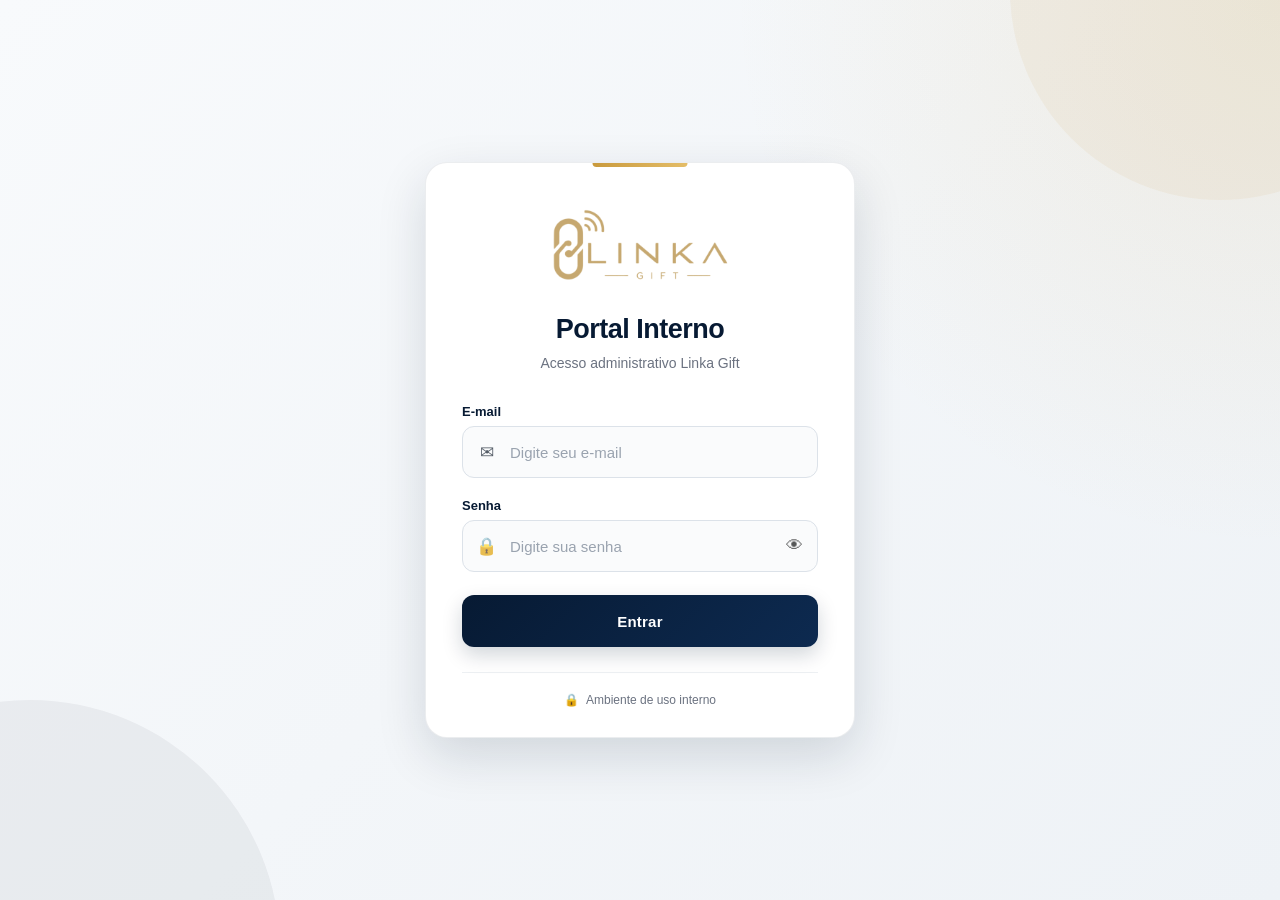
<file: index.html>
<!DOCTYPE html>
<html lang="pt-BR">

<head>

  <meta charset="UTF-8">

  <meta
    name="viewport"
    content="width=device-width, initial-scale=1.0"
  >

  <title>Portal Interno | Linka Gift</title>

  <!-- FAVICON -->
  <link
    rel="icon"
    type="image/png"
    href="assets/favicon.png"
  >

  <!-- CSS -->
  <link
    rel="stylesheet"
    href="css/style.css"
  >

</head>

<body>

  <main class="login-page">

    <section class="login-card">

      <!-- LOGO -->
      <div class="logo-area">

        <img
          src="assets/logo.png"
          alt="Linka Gift"
          class="logo"
        >

      </div>


      <!-- CABEÇALHO -->
      <div class="login-header">

        <h1>Portal Interno</h1>

        <p>
          Acesso administrativo Linka Gift
        </p>

      </div>


      <!-- FORMULÁRIO -->
      <form
        id="loginForm"
        class="login-form"
      >

        <!-- E-MAIL -->
        <div class="form-group">

          <label for="email">
            E-mail
          </label>

          <div class="input-wrapper">

            <span class="input-icon">
              ✉
            </span>

            <input
              type="email"
              id="email"
              name="email"
              placeholder="Digite seu e-mail"
              autocomplete="email"
              required
            >

          </div>

        </div>


        <!-- SENHA -->
        <div class="form-group">

          <label for="senha">
            Senha
          </label>

          <div class="input-wrapper">

            <span class="input-icon">
              🔒
            </span>

            <input
              type="password"
              id="senha"
              name="senha"
              placeholder="Digite sua senha"
              autocomplete="current-password"
              required
            >

            <button
              type="button"
              id="toggleSenha"
              class="toggle-password"
              aria-label="Mostrar ou ocultar senha"
            >
              👁
            </button>

          </div>

        </div>


        <!-- MENSAGEM -->
        <div
          id="loginMensagem"
          class="login-message"
          aria-live="polite"
        ></div>


        <!-- BOTÃO -->
        <button
          type="submit"
          id="btnEntrar"
          class="btn-login"
        >

          <span class="btn-text">
            Entrar
          </span>

          <span
            class="btn-loading"
            hidden
          >
            Entrando...
          </span>

        </button>

      </form>


      <!-- RODAPÉ -->
      <div class="login-footer">

        <span class="security-icon">
          🔒
        </span>

        <span>
          Ambiente de uso interno
        </span>

      </div>

    </section>

  </main>


  <!-- JAVASCRIPT -->
  <script src="js/login.js"></script>

</body>

</html>
</file>
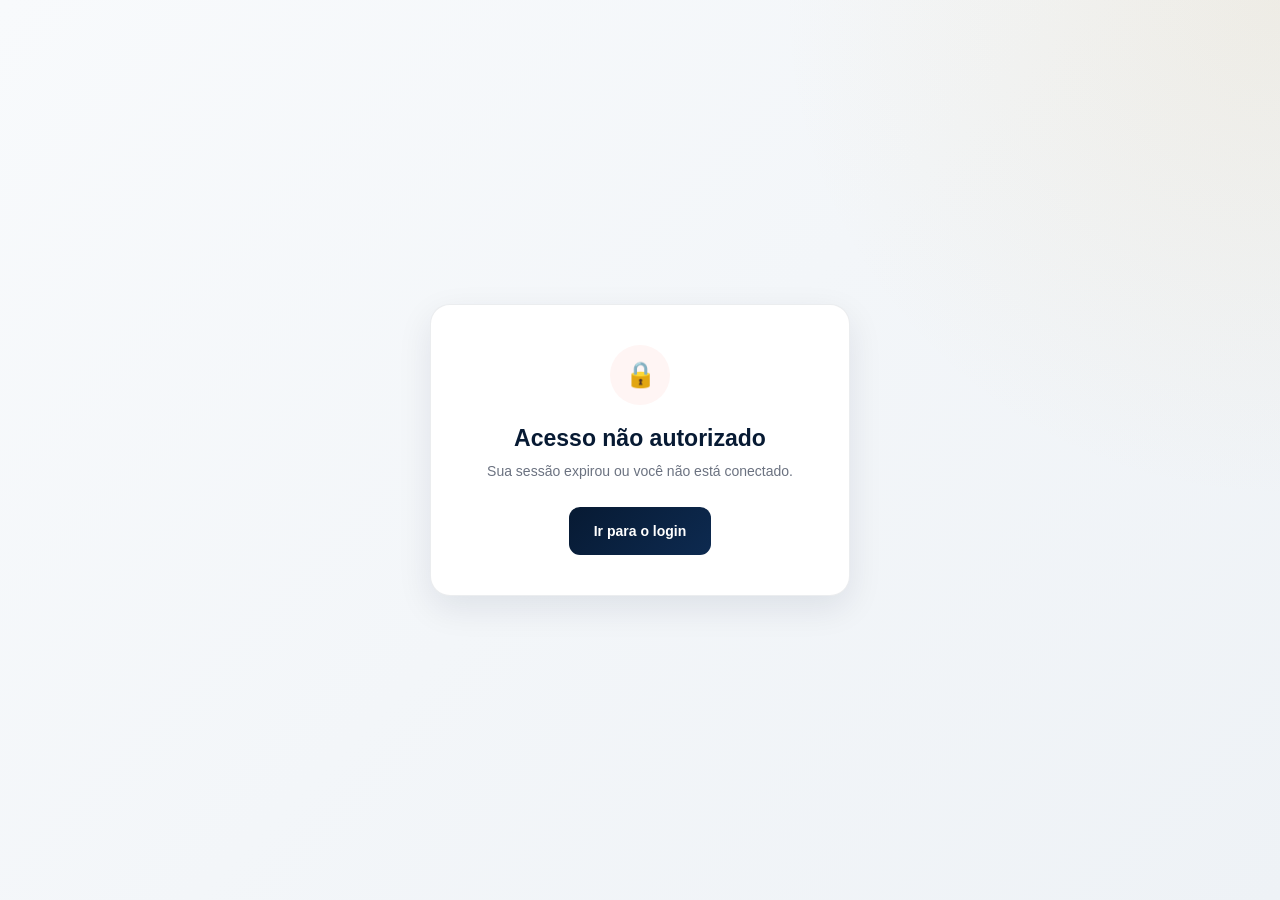
<file: painel.html>
<!DOCTYPE html>
<html lang="pt-BR">

<head>

  <meta charset="UTF-8">

  <meta
    name="viewport"
    content="width=device-width, initial-scale=1.0"
  >

  <title>Painel Interno | Linka Gift</title>

  <!-- FAVICON -->
  <link
    rel="icon"
    type="image/png"
    href="assets/favicon.png"
  >

  <!-- CSS -->
  <link
    rel="stylesheet"
    href="css/painel.css"
  >

</head>

<body>

  <!-- TELA DE CARREGAMENTO -->
  <div
    id="loadingScreen"
    class="loading-screen"
  >

    <div class="loading-box">

      <img
        src="assets/logo.png"
        alt="Linka Gift"
        class="loading-logo"
      >

      <div class="loading-spinner"></div>

      <p>
        Verificando acesso...
      </p>

    </div>

  </div>


  <!-- PAINEL -->
  <main
    id="painel"
    class="painel"
    hidden
  >

    <!-- CABEÇALHO -->
    <header class="topo">

      <div class="topo-conteudo">

        <!-- LOGO -->
        <div class="topo-logo">

          <img
            src="assets/logo.png"
            alt="Linka Gift"
          >

        </div>


        <!-- USUÁRIO -->
        <div class="topo-usuario">

          <div class="usuario-info">

            <span class="usuario-label">
              Conectado como
            </span>

            <strong
              id="nomeUsuario"
              class="usuario-nome"
            >
              Administrador
            </strong>

          </div>


          <button
            type="button"
            id="btnSair"
            class="btn-sair"
          >
            Sair
          </button>

        </div>

      </div>

    </header>


    <!-- CONTEÚDO -->
    <section class="conteudo">

      <!-- BOAS-VINDAS -->
      <div class="boas-vindas">

        <span class="boas-vindas-etiqueta">
          PORTAL INTERNO
        </span>

        <h1>
          Painel Administrativo
        </h1>

        <p>
          Selecione o sistema que deseja acessar.
        </p>

      </div>


      <!-- CARDS -->
      <div class="cards">


        <!-- PAINEL ADMINISTRATIVO -->
        <a
          href="https://linkagift.com.br/gestao-212327"
          class="card-sistema"
          target="_blank"
          rel="noopener noreferrer"
        >

          <div class="card-icone">
            ⚙️
          </div>

          <div class="card-conteudo">

            <h2>
              Painel Administrativo
            </h2>

            <p>
              Acesse as ferramentas administrativas
              da Linka Gift.
            </p>

          </div>

          <div class="card-seta">
            →
          </div>

        </a>


        <!-- TERMO DE CONSIGNAÇÃO -->
        <a
          href="https://linkagift-nfc.github.io/Linka-Consignacao/"
          class="card-sistema"
          target="_blank"
          rel="noopener noreferrer"
        >

          <div class="card-icone">
            📄
          </div>

          <div class="card-conteudo">

            <h2>
              Termo de Consignação
            </h2>

            <p>
              Preencha, assine e compartilhe
              os termos de consignação.
            </p>

          </div>

          <div class="card-seta">
            →
          </div>

        </a>


        <!-- CONTROLE DE ESTOQUE -->
        <a
          href="https://linkagift-oficial.github.io/Linka-Estoque/"
          class="card-sistema"
          target="_blank"
          rel="noopener noreferrer"
        >

          <div class="card-icone">
            📦
          </div>

          <div class="card-conteudo">

            <h2>
              Controle de Estoque
            </h2>

            <p>
              Consulte produtos, quantidades
              e distribuição entre lojas.
            </p>

          </div>

          <div class="card-seta">
            →
          </div>

        </a>


      </div>


      <!-- RODAPÉ -->
      <footer class="rodape">

        <span>
          🔒
        </span>

        <span>
          Ambiente interno Linka Gift
        </span>

      </footer>

    </section>

  </main>


  <!-- MENSAGEM DE ERRO -->
  <div
    id="erroSessao"
    class="erro-sessao"
    hidden
  >

    <div class="erro-sessao-box">

      <div class="erro-icone">
        🔒
      </div>

      <h2>
        Acesso não autorizado
      </h2>

      <p>
        Sua sessão expirou ou você não está conectado.
      </p>

      <a
        href="index.html"
        class="btn-login-voltar"
      >
        Ir para o login
      </a>

    </div>

  </div>


  <!-- JAVASCRIPT -->
  <script src="js/painel.js"></script>

</body>

</html>
</file>
<file: css/style.css>
/* =========================================================
   LINKA GIFT
   Portal Interno
   style.css
   ========================================================= */


/* =========================================================
   RESET
   ========================================================= */

* {
  margin: 0;
  padding: 0;
  box-sizing: border-box;
}


/* =========================================================
   VARIÁVEIS
   ========================================================= */

:root {

  --azul: #071a33;
  --azul-claro: #0d2a50;
  --azul-hover: #123966;

  --dourado: #c99a3d;
  --dourado-claro: #e4bd68;

  --branco: #ffffff;
  --fundo: #f4f6f9;

  --texto: #182230;
  --texto-suave: #6b7280;

  --borda: #dce2e9;

  --erro: #c62828;
  --erro-fundo: #fff1f1;

  --sucesso: #16794b;
  --sucesso-fundo: #eefbf5;

  --sombra:
    0 18px 50px rgba(7, 26, 51, 0.14);

}


/* =========================================================
   BODY
   ========================================================= */

html,
body {
  width: 100%;
  min-height: 100%;
}

body {

  font-family:
    -apple-system,
    BlinkMacSystemFont,
    "Segoe UI",
    Roboto,
    Helvetica,
    Arial,
    sans-serif;

  background:
    radial-gradient(
      circle at top right,
      rgba(201, 154, 61, 0.12),
      transparent 35%
    ),
    linear-gradient(
      135deg,
      #f8fafc 0%,
      #eef2f6 100%
    );

  color: var(--texto);

  -webkit-font-smoothing: antialiased;

}


/* =========================================================
   PÁGINA DE LOGIN
   ========================================================= */

.login-page {

  width: 100%;
  min-height: 100vh;
  min-height: 100dvh;

  display: flex;
  align-items: center;
  justify-content: center;

  padding: 32px 20px;

  position: relative;
  overflow: hidden;

}


/* Detalhe decorativo superior */

.login-page::before {

  content: "";

  position: absolute;

  width: 420px;
  height: 420px;

  top: -220px;
  right: -150px;

  border-radius: 50%;

  background:
    rgba(201, 154, 61, 0.08);

  pointer-events: none;

}


/* Detalhe decorativo inferior */

.login-page::after {

  content: "";

  position: absolute;

  width: 500px;
  height: 500px;

  bottom: -300px;
  left: -220px;

  border-radius: 50%;

  background:
    rgba(7, 26, 51, 0.05);

  pointer-events: none;

}


/* =========================================================
   CARD
   ========================================================= */

.login-card {

  width: 100%;
  max-width: 430px;

  background: var(--branco);

  border:
    1px solid
    rgba(7, 26, 51, 0.08);

  border-radius: 22px;

  padding: 38px 36px 30px;

  box-shadow: var(--sombra);

  position: relative;
  z-index: 2;

}


/* Linha dourada superior */

.login-card::before {

  content: "";

  position: absolute;

  top: 0;
  left: 50%;

  transform: translateX(-50%);

  width: 95px;
  height: 4px;

  background:
    linear-gradient(
      90deg,
      var(--dourado),
      var(--dourado-claro)
    );

  border-radius:
    0 0 10px 10px;

}


/* =========================================================
   LOGO
   ========================================================= */

.logo-area {

  width: 100%;

  display: flex;
  align-items: center;
  justify-content: center;

  margin-bottom: 22px;

}

.logo {

  display: block;

  max-width: 210px;
  max-height: 90px;

  width: auto;
  height: auto;

  object-fit: contain;

}


/* =========================================================
   CABEÇALHO
   ========================================================= */

.login-header {

  text-align: center;

  margin-bottom: 30px;

}

.login-header h1 {

  font-size: 27px;
  line-height: 1.2;

  font-weight: 700;

  letter-spacing: -0.5px;

  color: var(--azul);

  margin-bottom: 8px;

}

.login-header p {

  font-size: 14px;
  line-height: 1.5;

  color: var(--texto-suave);

}


/* =========================================================
   FORMULÁRIO
   ========================================================= */

.login-form {

  width: 100%;

}

.form-group {

  width: 100%;

  margin-bottom: 20px;

}

.form-group label {

  display: block;

  margin-bottom: 7px;

  font-size: 13px;

  font-weight: 600;

  color: var(--azul);

}


/* =========================================================
   INPUT
   ========================================================= */

.input-wrapper {

  width: 100%;
  height: 52px;

  position: relative;

  display: flex;
  align-items: center;

  background: #fafbfc;

  border:
    1px solid
    var(--borda);

  border-radius: 12px;

  transition:
    border-color 0.2s ease,
    box-shadow 0.2s ease,
    background 0.2s ease;

}

.input-wrapper:focus-within {

  background: var(--branco);

  border-color: var(--dourado);

  box-shadow:
    0 0 0 3px
    rgba(201, 154, 61, 0.12);

}


/* Ícone */

.input-icon {

  width: 47px;

  display: flex;
  align-items: center;
  justify-content: center;

  flex-shrink: 0;

  font-size: 17px;

  opacity: 0.72;

}


/* Campo */

.input-wrapper input {

  width: 100%;
  height: 100%;

  border: 0;
  outline: 0;

  background: transparent;

  padding:
    0 12px 0 0;

  font-family: inherit;

  font-size: 15px;

  color: var(--texto);

}

.input-wrapper input::placeholder {

  color: #9aa3af;

}


/* Evita fundo estranho do autofill */

.input-wrapper input:-webkit-autofill,
.input-wrapper input:-webkit-autofill:hover,
.input-wrapper input:-webkit-autofill:focus {

  -webkit-text-fill-color:
    var(--texto);

  transition:
    background-color
    9999s ease-in-out 0s;

}


/* =========================================================
   MOSTRAR SENHA
   ========================================================= */

.toggle-password {

  width: 46px;
  height: 100%;

  flex-shrink: 0;

  border: 0;

  background: transparent;

  cursor: pointer;

  display: flex;
  align-items: center;
  justify-content: center;

  font-size: 17px;

  opacity: 0.65;

  transition:
    opacity 0.2s ease,
    transform 0.2s ease;

}

.toggle-password:hover {

  opacity: 1;

}

.toggle-password:active {

  transform: scale(0.92);

}


/* =========================================================
   MENSAGEM
   ========================================================= */

.login-message {

  display: none;

  width: 100%;

  margin:
    -4px 0 17px;

  padding: 10px 12px;

  border-radius: 9px;

  font-size: 13px;
  line-height: 1.4;

  text-align: center;

}

.login-message.erro {

  display: block;

  color: var(--erro);

  background: var(--erro-fundo);

  border:
    1px solid
    rgba(198, 40, 40, 0.15);

}

.login-message.sucesso {

  display: block;

  color: var(--sucesso);

  background: var(--sucesso-fundo);

  border:
    1px solid
    rgba(22, 121, 75, 0.15);

}


/* =========================================================
   BOTÃO ENTRAR
   ========================================================= */

.btn-login {

  width: 100%;
  height: 52px;

  border: 0;
  border-radius: 12px;

  margin-top: 3px;

  background:
    linear-gradient(
      135deg,
      var(--azul),
      var(--azul-claro)
    );

  color: var(--branco);

  font-family: inherit;

  font-size: 15px;
  font-weight: 700;

  letter-spacing: 0.2px;

  cursor: pointer;

  box-shadow:
    0 8px 20px
    rgba(7, 26, 51, 0.18);

  transition:
    transform 0.2s ease,
    box-shadow 0.2s ease,
    background 0.2s ease;

}

.btn-login:hover {

  transform: translateY(-1px);

  background:
    linear-gradient(
      135deg,
      var(--azul-claro),
      var(--azul-hover)
    );

  box-shadow:
    0 11px 25px
    rgba(7, 26, 51, 0.23);

}

.btn-login:active {

  transform: translateY(0);

}

.btn-login:disabled {

  cursor: not-allowed;

  opacity: 0.65;

  transform: none;

  box-shadow: none;

}


/* =========================================================
   RODAPÉ
   ========================================================= */

.login-footer {

  display: flex;
  align-items: center;
  justify-content: center;

  gap: 7px;

  margin-top: 25px;

  padding-top: 20px;

  border-top:
    1px solid
    #edf0f3;

  font-size: 12px;

  color: var(--texto-suave);

}

.security-icon {

  font-size: 12px;

}


/* =========================================================
   RESPONSIVO
   ========================================================= */

@media (max-width: 520px) {

  .login-page {

    padding: 20px 15px;

  }

  .login-card {

    max-width: 390px;

    padding:
      32px 23px 25px;

    border-radius: 18px;

  }

  .logo {

    max-width: 185px;
    max-height: 80px;

  }

  .login-header {

    margin-bottom: 25px;

  }

  .login-header h1 {

    font-size: 24px;

  }

  .input-wrapper,
  .btn-login {

    height: 50px;

  }

}


/* =========================================================
   TELAS MUITO PEQUENAS
   ========================================================= */

@media (max-width: 350px) {

  .login-card {

    padding:
      28px 18px 23px;

  }

  .login-header h1 {

    font-size: 22px;

  }

  .logo {

    max-width: 165px;

  }

}


/* =========================================================
   ACESSIBILIDADE
   ========================================================= */

button:focus-visible,
input:focus-visible {

  outline:
    2px solid
    var(--dourado);

  outline-offset: 2px;

}


/* =========================================================
   REDUZ ANIMAÇÕES QUANDO CONFIGURADO NO DISPOSITIVO
   ========================================================= */

@media (prefers-reduced-motion: reduce) {

  *,
  *::before,
  *::after {

    scroll-behavior: auto !important;

    transition: none !important;

  }

}
</file>
<file: css/painel.css>
/*************************************************
 * LINKA GIFT
 * Portal Interno
 * painel.css
 *************************************************/


/* =========================================================
   RESET
   ========================================================= */

* {
  margin: 0;
  padding: 0;
  box-sizing: border-box;
}


/* =========================================================
   VARIÁVEIS
   ========================================================= */

:root {

  --azul: #071a33;
  --azul-claro: #0d2a50;
  --azul-hover: #123966;

  --dourado: #c99a3d;
  --dourado-claro: #e4bd68;

  --branco: #ffffff;
  --fundo: #f4f6f9;

  --texto: #182230;
  --texto-suave: #6b7280;

  --borda: #e1e6ec;

  --erro: #b42318;
  --erro-fundo: #fff5f4;

  --sombra:
    0 12px 35px
    rgba(7, 26, 51, 0.09);

}


/* =========================================================
   HTML / BODY
   ========================================================= */

html,
body {

  width: 100%;
  min-height: 100%;

}

body {

  min-height: 100vh;
  min-height: 100dvh;

  font-family:
    -apple-system,
    BlinkMacSystemFont,
    "Segoe UI",
    Roboto,
    Helvetica,
    Arial,
    sans-serif;

  background:
    radial-gradient(
      circle at top right,
      rgba(201, 154, 61, 0.10),
      transparent 32%
    ),
    linear-gradient(
      135deg,
      #f8fafc 0%,
      #eef2f6 100%
    );

  color: var(--texto);

  -webkit-font-smoothing: antialiased;

}


/* =========================================================
   ATRIBUTO HIDDEN
   ========================================================= */

[hidden] {

  display: none !important;

}


/* =========================================================
   PAINEL
   ========================================================= */

.painel {

  width: 100%;
  min-height: 100vh;
  min-height: 100dvh;

}


/* =========================================================
   TOPO
   ========================================================= */

.topo {

  width: 100%;

  background:
    rgba(255, 255, 255, 0.96);

  border-bottom:
    1px solid
    rgba(7, 26, 51, 0.08);

  box-shadow:
    0 3px 15px
    rgba(7, 26, 51, 0.04);

  position: sticky;

  top: 0;

  z-index: 20;

  backdrop-filter:
    blur(12px);

  -webkit-backdrop-filter:
    blur(12px);

}


.topo-conteudo {

  width: 100%;
  max-width: 1180px;

  min-height: 84px;

  margin: 0 auto;

  padding:
    13px 28px;

  display: flex;

  align-items: center;
  justify-content: space-between;

  gap: 30px;

}


/* =========================================================
   LOGO
   ========================================================= */

.topo-logo {

  display: flex;
  align-items: center;

}


.topo-logo img {

  display: block;

  width: auto;
  height: auto;

  max-width: 180px;
  max-height: 58px;

  object-fit: contain;

}


/* =========================================================
   USUÁRIO
   ========================================================= */

.topo-usuario {

  display: flex;

  align-items: center;

  gap: 20px;

}


.usuario-info {

  display: flex;

  flex-direction: column;

  align-items: flex-end;

  gap: 2px;

}


.usuario-label {

  font-size: 11px;

  text-transform: uppercase;

  letter-spacing: 0.7px;

  color: var(--texto-suave);

}


.usuario-nome {

  max-width: 230px;

  overflow: hidden;

  text-overflow: ellipsis;

  white-space: nowrap;

  font-size: 14px;

  color: var(--azul);

}


/* =========================================================
   BOTÃO SAIR
   ========================================================= */

.btn-sair {

  min-width: 76px;
  height: 39px;

  padding:
    0 18px;

  border:
    1px solid
    rgba(7, 26, 51, 0.14);

  border-radius: 9px;

  background: var(--branco);

  color: var(--azul);

  font-family: inherit;

  font-size: 13px;
  font-weight: 700;

  cursor: pointer;

  transition:
    background 0.2s ease,
    color 0.2s ease,
    border-color 0.2s ease,
    transform 0.2s ease;

}


.btn-sair:hover {

  background: var(--azul);

  border-color: var(--azul);

  color: var(--branco);

  transform:
    translateY(-1px);

}


.btn-sair:disabled {

  cursor: wait;

  opacity: 0.6;

  transform: none;

}


/* =========================================================
   CONTEÚDO
   ========================================================= */

.conteudo {

  width: 100%;
  max-width: 1100px;

  margin: 0 auto;

  padding:
    70px 28px 40px;

}


/* =========================================================
   BOAS-VINDAS
   ========================================================= */

.boas-vindas {

  max-width: 700px;

  margin-bottom: 40px;

}


.boas-vindas-etiqueta {

  display: inline-flex;

  align-items: center;

  min-height: 27px;

  padding:
    0 12px;

  margin-bottom: 13px;

  border:
    1px solid
    rgba(201, 154, 61, 0.26);

  border-radius: 100px;

  background:
    rgba(201, 154, 61, 0.08);

  color: #9b7022;

  font-size: 10px;

  font-weight: 800;

  letter-spacing: 1.2px;

}


.boas-vindas h1 {

  margin-bottom: 10px;

  color: var(--azul);

  font-size: 34px;

  line-height: 1.15;

  letter-spacing: -0.7px;

}


.boas-vindas p {

  color: var(--texto-suave);

  font-size: 15px;

  line-height: 1.6;

}


/* =========================================================
   CARDS
   ========================================================= */

.cards {

  width: 100%;

  display: grid;

  grid-template-columns:
    repeat(3, 1fr);

  gap: 22px;

}


/* =========================================================
   CARD
   ========================================================= */

.card-sistema {

  min-height: 230px;

  padding:
    27px 25px;

  display: flex;

  flex-direction: column;

  position: relative;

  text-decoration: none;

  color: inherit;

  background:
    rgba(255, 255, 255, 0.96);

  border:
    1px solid
    rgba(7, 26, 51, 0.08);

  border-radius: 18px;

  box-shadow: var(--sombra);

  overflow: hidden;

  transition:
    transform 0.22s ease,
    box-shadow 0.22s ease,
    border-color 0.22s ease;

}


/* Linha dourada */

.card-sistema::before {

  content: "";

  position: absolute;

  top: 0;
  left: 0;

  width: 100%;
  height: 3px;

  background:
    linear-gradient(
      90deg,
      var(--dourado),
      var(--dourado-claro)
    );

  opacity: 0;

  transition:
    opacity 0.2s ease;

}


.card-sistema:hover {

  transform:
    translateY(-5px);

  border-color:
    rgba(201, 154, 61, 0.28);

  box-shadow:
    0 20px 45px
    rgba(7, 26, 51, 0.13);

}


.card-sistema:hover::before {

  opacity: 1;

}


/* =========================================================
   ÍCONE
   ========================================================= */

.card-icone {

  width: 52px;
  height: 52px;

  margin-bottom: 23px;

  display: grid;

  place-items: center;

  border-radius: 13px;

  background:
    linear-gradient(
      135deg,
      var(--azul),
      var(--azul-claro)
    );

  box-shadow:
    0 8px 18px
    rgba(7, 26, 51, 0.16);

  font-size: 23px;

}


/* =========================================================
   TEXTO DO CARD
   ========================================================= */

.card-conteudo {

  padding-right: 20px;

}


.card-conteudo h2 {

  margin-bottom: 9px;

  color: var(--azul);

  font-size: 18px;

  line-height: 1.3;

}


.card-conteudo p {

  color: var(--texto-suave);

  font-size: 13px;

  line-height: 1.55;

}


/* =========================================================
   SETA
   ========================================================= */

.card-seta {

  position: absolute;

  right: 22px;
  bottom: 20px;

  color: var(--dourado);

  font-size: 23px;

  font-weight: 300;

  transition:
    transform 0.2s ease;

}


.card-sistema:hover
.card-seta {

  transform:
    translateX(4px);

}


/* =========================================================
   RODAPÉ
   ========================================================= */

.rodape {

  margin-top: 55px;

  padding-top: 22px;

  display: flex;

  align-items: center;
  justify-content: center;

  gap: 7px;

  border-top:
    1px solid
    rgba(7, 26, 51, 0.07);

  color: var(--texto-suave);

  font-size: 12px;

}


/* =========================================================
   TELA DE CARREGAMENTO
   ========================================================= */

.loading-screen {

  width: 100%;
  min-height: 100vh;
  min-height: 100dvh;

  display: flex;

  align-items: center;
  justify-content: center;

  padding: 20px;

}


.loading-box {

  display: flex;

  flex-direction: column;

  align-items: center;

  text-align: center;

}


.loading-logo {

  display: block;

  width: auto;
  height: auto;

  max-width: 190px;
  max-height: 85px;

  object-fit: contain;

  margin-bottom: 30px;

}


.loading-spinner {

  width: 34px;
  height: 34px;

  margin-bottom: 15px;

  border:
    3px solid
    rgba(7, 26, 51, 0.12);

  border-top-color:
    var(--dourado);

  border-radius: 50%;

  animation:
    girar 0.8s linear infinite;

}


.loading-box p {

  color: var(--texto-suave);

  font-size: 13px;

}


@keyframes girar {

  to {

    transform:
      rotate(360deg);

  }

}


/* =========================================================
   ERRO DE SESSÃO
   ========================================================= */

.erro-sessao {

  width: 100%;
  min-height: 100vh;
  min-height: 100dvh;

  display: flex;

  align-items: center;
  justify-content: center;

  padding: 20px;

}


.erro-sessao-box {

  width: 100%;
  max-width: 420px;

  padding:
    40px 32px;

  text-align: center;

  background: var(--branco);

  border:
    1px solid
    rgba(7, 26, 51, 0.08);

  border-radius: 20px;

  box-shadow: var(--sombra);

}


.erro-icone {

  width: 60px;
  height: 60px;

  margin:
    0 auto 20px;

  display: grid;

  place-items: center;

  border-radius: 50%;

  background:
    var(--erro-fundo);

  font-size: 25px;

}


.erro-sessao-box h2 {

  margin-bottom: 9px;

  color: var(--azul);

  font-size: 23px;

}


.erro-sessao-box p {

  margin-bottom: 25px;

  color: var(--texto-suave);

  font-size: 14px;

  line-height: 1.55;

}


/* =========================================================
   VOLTAR PARA LOGIN
   ========================================================= */

.btn-login-voltar {

  min-height: 48px;

  padding:
    0 25px;

  display: inline-flex;

  align-items: center;
  justify-content: center;

  border-radius: 11px;

  text-decoration: none;

  background:
    linear-gradient(
      135deg,
      var(--azul),
      var(--azul-claro)
    );

  color: var(--branco);

  font-size: 14px;

  font-weight: 700;

  transition:
    transform 0.2s ease,
    box-shadow 0.2s ease;

}


.btn-login-voltar:hover {

  transform:
    translateY(-2px);

  box-shadow:
    0 10px 25px
    rgba(7, 26, 51, 0.20);

}


/* =========================================================
   TABLET
   ========================================================= */

@media (max-width: 900px) {

  .cards {

    grid-template-columns:
      repeat(2, 1fr);

  }

}


/* =========================================================
   CELULAR
   ========================================================= */

@media (max-width: 650px) {

  .topo-conteudo {

    min-height: 72px;

    padding:
      10px 16px;

  }


  .topo-logo img {

    max-width: 125px;
    max-height: 48px;

  }


  .topo-usuario {

    gap: 10px;

  }


  .usuario-info {

    display: none;

  }


  .btn-sair {

    min-width: 64px;

    height: 37px;

    padding:
      0 13px;

  }


  .conteudo {

    padding:
      42px 17px 30px;

  }


  .boas-vindas {

    margin-bottom: 27px;

  }


  .boas-vindas h1 {

    font-size: 27px;

  }


  .boas-vindas p {

    font-size: 14px;

  }


  .cards {

    grid-template-columns:
      1fr;

    gap: 15px;

  }


  .card-sistema {

    min-height: 185px;

    padding:
      23px 21px;

  }


  .card-icone {

    width: 47px;
    height: 47px;

    margin-bottom: 18px;

    font-size: 20px;

  }


  .card-conteudo h2 {

    font-size: 17px;

  }


  .rodape {

    margin-top: 38px;

  }

}


/* =========================================================
   CELULARES PEQUENOS
   ========================================================= */

@media (max-width: 350px) {

  .topo-logo img {

    max-width: 110px;

  }


  .conteudo {

    padding-left: 14px;
    padding-right: 14px;

  }


  .boas-vindas h1 {

    font-size: 24px;

  }

}


/* =========================================================
   ACESSIBILIDADE
   ========================================================= */

button:focus-visible,
a:focus-visible {

  outline:
    2px solid
    var(--dourado);

  outline-offset: 3px;

}


/* =========================================================
   REDUZIR MOVIMENTO
   ========================================================= */

@media (
  prefers-reduced-motion: reduce
) {

  *,
  *::before,
  *::after {

    transition:
      none !important;

    animation-duration:
      0.01ms !important;

    animation-iteration-count:
      1 !important;

  }

}
</file>
